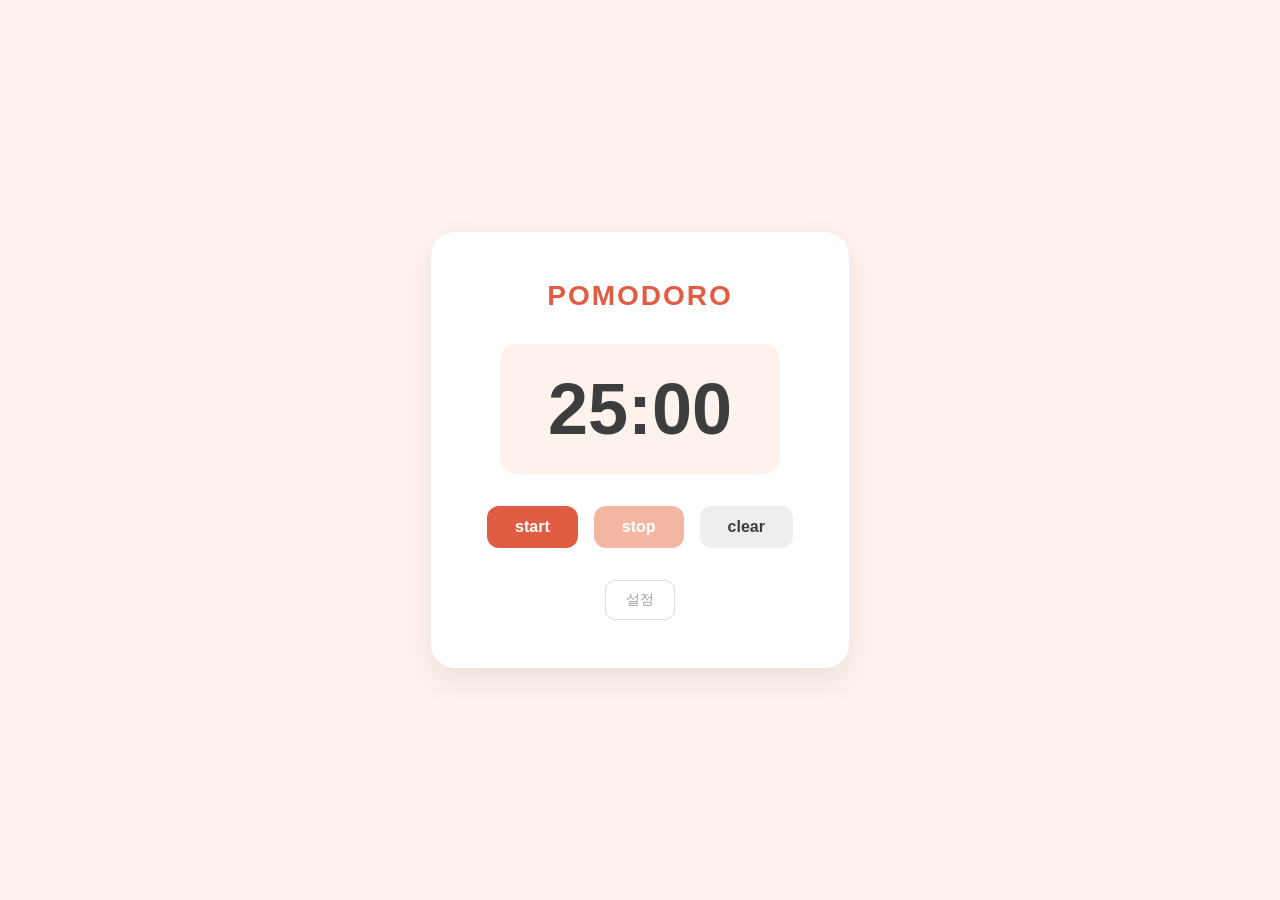
<file: index.html>
<!DOCTYPE html>
<html lang="ko">

<head>
  <meta charset="UTF-8" />
  <meta name="viewport" content="width=device-width, initial-scale=1.0" />
  <title>춘천시 넥스템 컴퓨터 학원</title>
  <link rel="stylesheet" href="index.css" />
</head>

<body>
  <div class="timer-card">
    <h1>pomodoro</h1>

    <div class="time-display" id="timeDisplay">25:00</div>

    <div class="controls">
      <button type="button" class="btn btn-start" onclick="startTimer()">start</button>
      <button type="button" class="btn btn-stop" onclick="stopTimer()">stop</button>
      <button type="button" class="btn btn-reset" onclick="resetTimer()">clear</button>
    </div>

    <button type="button" class="btn-settings" onclick="location.href='setting.html'">설정</button>
  </div>

  <script src="index.js"></script>
</body>

</html>
</file>
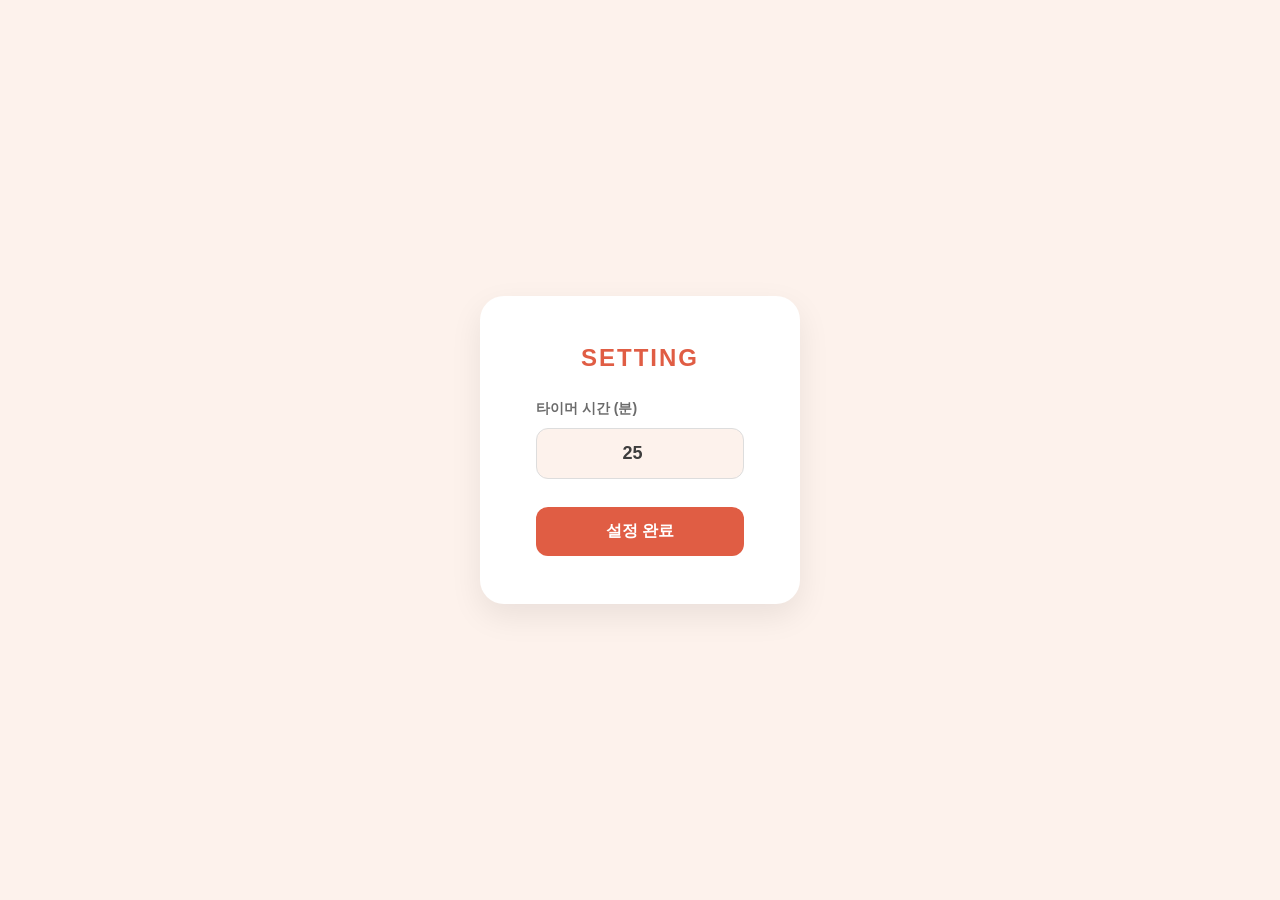
<file: setting.html>
<!DOCTYPE html>
<html lang="ko">
<head>
  <meta charset="UTF-8" />
  <meta name="viewport" content="width=device-width, initial-scale=1.0" />
  <title>Pomodoro Setting</title>
  <link rel="stylesheet" href="setting.css" />
</head>
<body>
  <div class="setting-card">
    <h3>setting</h3>

    <div class="form-group">
      <label for="timerMinutes">타이머 시간 (분)</label>
      <input type="number" id="timerMinutes" min="1" max="60" value="25" />
    </div>

    <button type="button" class="btn-complete" id="btnComplete" onclick="saveSetting()">설정 완료</button>
  </div>

  <script src="setting.js"></script>
</body>
</html>
</file>
<file: index.css>
* {
  box-sizing: border-box;
  margin: 0;
  padding: 0;
}

body {
  min-height: 100vh;
  display: flex;
  align-items: center;
  justify-content: center;
  background: #fdf2ec;
  font-family: "Segoe UI", "Pretendard", sans-serif;
  color: #3d3d3d;
}

.timer-card {
  display: flex;
  flex-direction: column;
  align-items: center;
  gap: 32px;
  padding: 48px 56px;
  background: #ffffff;
  border-radius: 24px;
  box-shadow: 0 12px 32px rgba(0, 0, 0, 0.08);
}

h1 {
  font-size: 28px;
  font-weight: 700;
  letter-spacing: 2px;
  text-transform: uppercase;
  color: #e05d44;
}

.time-display {
  font-size: 72px;
  font-weight: 700;
  font-variant-numeric: tabular-nums;
  color: #3d3d3d;
  background: #fdf2ec;
  padding: 24px 48px;
  border-radius: 16px;
}

.controls {
  display: flex;
  gap: 16px;
}

.btn {
  padding: 12px 28px;
  font-size: 16px;
  font-weight: 600;
  border: none;
  border-radius: 12px;
  cursor: pointer;
  transition: opacity 0.2s ease, transform 0.1s ease;
}

.btn:hover {
  opacity: 0.9;
}

.btn:active {
  transform: scale(0.97);
}

.btn-start {
  background: #e05d44;
  color: #ffffff;
}

.btn-stop {
  background: #f2b6a3;
  color: #ffffff;
}

.btn-reset {
  background: #eeeeee;
  color: #3d3d3d;
}

.btn-settings {
  padding: 10px 20px;
  font-size: 14px;
  font-weight: 500;
  background: transparent;
  color: #a0a0a0;
  border: 1px solid #dddddd;
  border-radius: 10px;
  cursor: pointer;
  transition: background 0.2s ease;
}

.btn-settings:hover {
  background: #f5f5f5;
}
</file>
<file: setting.css>
* {
  box-sizing: border-box;
  margin: 0;
  padding: 0;
}

body {
  min-height: 100vh;
  display: flex;
  align-items: center;
  justify-content: center;
  background: #fdf2ec;
  font-family: "Segoe UI", "Pretendard", sans-serif;
  color: #3d3d3d;
}

.setting-card {
  display: flex;
  flex-direction: column;
  align-items: center;
  gap: 28px;
  padding: 48px 56px;
  background: #ffffff;
  border-radius: 24px;
  box-shadow: 0 12px 32px rgba(0, 0, 0, 0.08);
  min-width: 320px;
}

h3 {
  font-size: 24px;
  font-weight: 700;
  letter-spacing: 2px;
  text-transform: uppercase;
  color: #e05d44;
}

.form-group {
  display: flex;
  flex-direction: column;
  gap: 10px;
  width: 100%;
}

.form-group label {
  font-size: 14px;
  font-weight: 600;
  color: #6b6b6b;
}

.form-group input {
  padding: 14px 16px;
  font-size: 18px;
  font-weight: 600;
  text-align: center;
  border: 1px solid #dddddd;
  border-radius: 12px;
  background: #fdf2ec;
  color: #3d3d3d;
}

.form-group input:focus {
  outline: none;
  border-color: #e05d44;
}

.btn-complete {
  width: 100%;
  padding: 14px 28px;
  font-size: 16px;
  font-weight: 600;
  border: none;
  border-radius: 12px;
  background: #e05d44;
  color: #ffffff;
  cursor: pointer;
  transition: opacity 0.2s ease, transform 0.1s ease;
}

.btn-complete:hover {
  opacity: 0.9;
}

.btn-complete:active {
  transform: scale(0.97);
}
</file>
